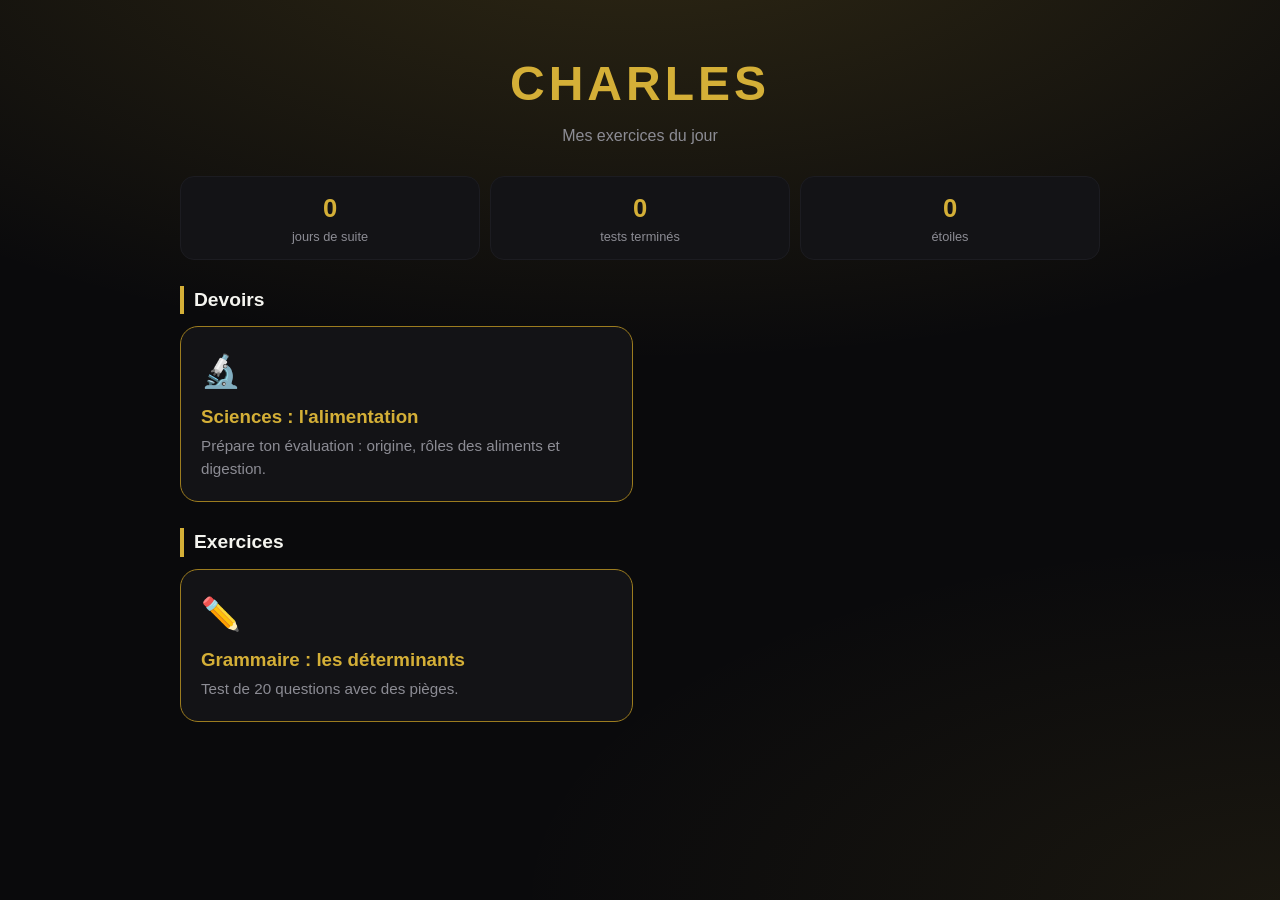
<file: index.html>
<!DOCTYPE html>
<html lang="fr">
<head>
<meta charset="UTF-8">
<meta name="viewport" content="width=device-width, initial-scale=1">
<title>Charles</title>
<link rel="stylesheet" href="style.css">
<style>
  .titre-accueil { font-size: 3rem; text-align: center; color: var(--or); letter-spacing: 4px; margin: 24px 0 4px; }
  .sous-titre { text-align: center; color: var(--gris); margin-bottom: 28px; }
  .section-titre { color: var(--blanc); font-size: 1.2rem; margin: 26px 0 12px; border-left: 4px solid var(--or); padding-left: 10px; }
  .grille { display: grid; grid-template-columns: 1fr; gap: 14px; }
  @media (min-width: 640px) { .grille { grid-template-columns: 1fr 1fr; } }
  .carte-exo { display: block; background: var(--noir-2); border: 1px solid var(--or-fonce); border-radius: 18px; padding: 20px; text-decoration: none; color: var(--blanc); transition: transform 0.15s, border-color 0.15s; }
  .carte-exo:active, .carte-exo:hover { transform: translateY(-3px); border-color: var(--or); }
  .carte-exo .icone { font-size: 2rem; }
  .carte-exo h3 { color: var(--or); margin: 8px 0 4px; }
  .carte-exo p { color: var(--gris); font-size: 0.95rem; }
  .stats { display: flex; gap: 10px; justify-content: center; margin-bottom: 10px; }
  .stat { flex: 1; background: var(--noir-2); border: 1px solid var(--noir-3); border-radius: 14px; padding: 12px; text-align: center; }
  .stat .nb { font-size: 1.6rem; color: var(--or); font-weight: 700; }
  .stat .lib { font-size: 0.8rem; color: var(--gris); }
</style>
</head>
<body>
<div class="container">

  <h1 class="titre-accueil">CHARLES</h1>
  <p class="sous-titre">Mes exercices du jour</p>

  <div class="stats">
    <div class="stat"><div class="nb" id="statSerie">0</div><div class="lib">jours de suite</div></div>
    <div class="stat"><div class="nb" id="statTests">0</div><div class="lib">tests terminés</div></div>
    <div class="stat"><div class="nb" id="statEtoiles">0</div><div class="lib">étoiles</div></div>
  </div>

  <h2 class="section-titre">Devoirs</h2>
  <div class="grille">
    <a class="carte-exo" href="sciences1.html">
      <div class="icone">🔬</div>
      <h3>Sciences : l'alimentation</h3>
      <p>Prépare ton évaluation : origine, rôles des aliments et digestion.</p>
    </a>
  </div>

  <h2 class="section-titre">Exercices</h2>
  <div class="grille">
    <a class="carte-exo" href="determinants.html">
      <div class="icone">✏️</div>
      <h3>Grammaire : les déterminants</h3>
      <p>Test de 20 questions avec des pièges.</p>
    </a>
  </div>

</div>

<script>
  try {
    var s = JSON.parse(localStorage.getItem('charles_stats')) || {};
    document.getElementById('statSerie').textContent = s.serie || 0;
    document.getElementById('statTests').textContent = s.tests || 0;
    document.getElementById('statEtoiles').textContent = s.etoiles || 0;
  } catch (e) {}
</script>
</body>
</html>
</file>
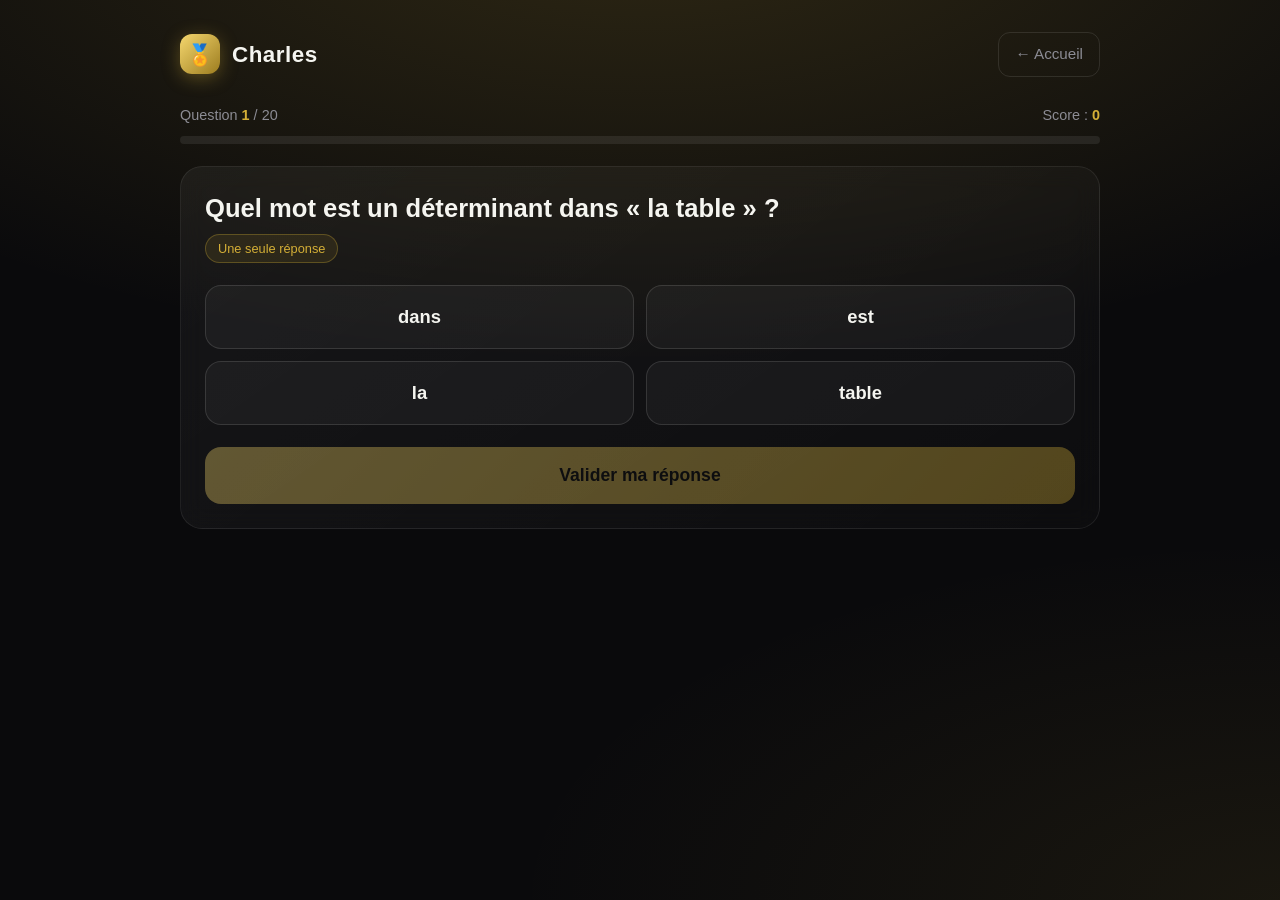
<file: determinants.html>
<!DOCTYPE html>
<html lang="fr">
<head>
<meta charset="UTF-8">
<meta name="viewport" content="width=device-width, initial-scale=1.0">
<title>Les déterminants - Charles</title>
<link rel="stylesheet" href="style.css">
<style>
  .progress-wrap { margin-bottom: 22px; }
  .progress-info { display: flex; justify-content: space-between; font-size: 0.9rem; color: var(--gris); margin-bottom: 10px; }
  .progress-info b { color: var(--or); }
  .barre { height: 8px; background: rgba(255,255,255,0.08); border-radius: 10px; overflow: hidden; }
  .barre-fill {
    height: 100%; width: 0%; border-radius: 10px;
    background: linear-gradient(90deg, var(--or-fonce), var(--or-clair));
    transition: width .5s cubic-bezier(.4,0,.2,1);
  }

  .question { font-size: clamp(1.25rem, 3.5vw, 1.6rem); font-weight: 700; line-height: 1.35; margin-bottom: 8px; }
  .consigne {
    display: inline-block; font-size: 0.8rem; color: var(--or);
    background: rgba(212,175,55,0.1); border: 1px solid rgba(212,175,55,0.3);
    padding: 4px 12px; border-radius: 20px; margin-bottom: 22px;
  }

  .reponses { display: grid; grid-template-columns: 1fr 1fr; gap: 12px; margin-bottom: 22px; }
  .rep {
    padding: 20px 14px; font-size: 1.15rem; font-weight: 600; font-family: inherit;
    color: var(--blanc); background: rgba(255,255,255,0.04);
    border: 1.5px solid rgba(255,255,255,0.12); border-radius: 16px;
    cursor: pointer; transition: all .15s; min-height: 64px;
  }
  .rep:hover { border-color: rgba(212,175,55,0.5); }
  .rep:active { transform: scale(0.97); }
  .rep.choisi {
    border-color: var(--or); background: rgba(212,175,55,0.15);
    box-shadow: 0 0 0 3px rgba(212,175,55,0.2);
  }
  .rep.juste { border-color: var(--vert); background: rgba(62,207,142,0.18); box-shadow: 0 0 0 3px rgba(62,207,142,0.2); }
  .rep.faux { border-color: var(--rouge); background: rgba(255,92,92,0.18); box-shadow: 0 0 0 3px rgba(255,92,92,0.2); }
  .rep.manque { border-color: var(--vert); border-style: dashed; background: rgba(62,207,142,0.08); }
  .rep:disabled { cursor: default; }

  .explication {
    display: none; padding: 18px; border-radius: 16px; margin-bottom: 20px;
    background: rgba(212,175,55,0.08); border-left: 4px solid var(--or);
    font-size: 1rem; animation: apparition .35s ease both;
  }
  .explication .verdict { font-weight: 800; margin-bottom: 6px; font-size: 1.1rem; }
  .explication.ok .verdict { color: var(--vert); }
  .explication.ko .verdict { color: var(--rouge); }

  /* Résultat */
  .resultat { text-align: center; padding: 10px 0; }
  .score-medaille {
    width: 150px; height: 150px; border-radius: 50%; margin: 0 auto 22px;
    display: grid; place-items: center; font-size: 4rem;
    box-shadow: 0 0 0 8px rgba(255,255,255,0.05), 0 16px 50px rgba(212,175,55,0.35);
  }
  .score-medaille.or { background: radial-gradient(circle at 30% 30%, #fff1a8, var(--or) 55%, var(--or-fonce)); }
  .score-medaille.argent { background: radial-gradient(circle at 30% 30%, #ffffff, #b8b8c0 55%, #6e6e78); }
  .score-medaille.bronze { background: radial-gradient(circle at 30% 30%, #f0c49a, #b87333 55%, #6e4219); }
  .score-medaille.entrainement { background: radial-gradient(circle at 30% 30%, #4a4a52, #2a2a30 60%, #1a1a1e); }
  .gros-score { font-size: 3rem; font-weight: 800; color: var(--or); }
  .message { font-size: 1.15rem; color: var(--gris); margin: 6px 0 14px; }
  .etoiles-gagnees { font-size: 1.6rem; margin-bottom: 26px; letter-spacing: 6px; }

  .actions { display: grid; gap: 12px; margin-top: 8px; }
  .correction { margin-top: 28px; text-align: left; }
  .correction h3 { color: var(--or); font-size: 0.85rem; text-transform: uppercase; letter-spacing: 2px; margin-bottom: 14px; }
  .corr-item { padding: 14px 16px; border-radius: 14px; margin-bottom: 10px; background: rgba(255,255,255,0.03); border-left: 4px solid var(--gris); font-size: 0.95rem; }
  .corr-item.ok { border-left-color: var(--vert); }
  .corr-item.ko { border-left-color: var(--rouge); }
  .corr-item .q { font-weight: 700; margin-bottom: 4px; }
  .corr-item .r { color: var(--gris); }
  .corr-item .r b { color: var(--vert); }

  .cache { display: none; }
  @media (max-width: 480px) { .reponses { grid-template-columns: 1fr; } .rep { min-height: 58px; } }

  /* Confettis */
  .confetti { position: fixed; top: -12px; width: 10px; height: 14px; z-index: 100; pointer-events: none; animation: chute linear forwards; }
  @keyframes chute { to { transform: translateY(105vh) rotate(720deg); opacity: 0.8; } }
</style>
</head>
<body>
<div class="container">

  <div class="topbar">
    <a href="index.html" class="logo"><div class="logo-badge">🏅</div>Charles</a>
    <a href="index.html" class="btn-retour">← Accueil</a>
  </div>

  <!-- Jeu -->
  <div id="jeu" class="apparait">
    <div class="progress-wrap">
      <div class="progress-info"><span>Question <b id="num">1</b> / <span id="total">20</span></span><span>Score : <b id="score">0</b></span></div>
      <div class="barre"><div class="barre-fill" id="barre"></div></div>
    </div>

    <div class="card">
      <div class="question" id="question"></div>
      <div class="consigne" id="consigne"></div>
      <div class="reponses" id="reponses"></div>
      <div class="explication" id="explication"></div>
      <button class="btn" id="btnValider" disabled>Valider ma réponse</button>
      <button class="btn cache" id="btnSuivant">Question suivante →</button>
    </div>
  </div>

  <!-- Résultat -->
  <div id="resultat" class="cache">
    <div class="card resultat">
      <div class="score-medaille" id="medaille"></div>
      <div class="gros-score"><span id="scoreFinal">0</span> / 20</div>
      <div class="message" id="message"></div>
      <div class="etoiles-gagnees" id="etoilesGagnees"></div>
      <div class="actions">
        <button class="btn" id="btnRecommencer">Recommencer</button>
        <button class="btn btn-secondaire" id="btnCorrection">Voir la correction détaillée</button>
        <a href="index.html" class="btn btn-secondaire" style="text-align:center;text-decoration:none">Retour à l'accueil</a>
      </div>
      <div class="correction cache" id="correction"></div>
    </div>
  </div>
</div>

<script>
var QUESTIONS = [
  // --- Faciles (1 à 5) ---
  { q: "Quel mot est un déterminant dans « la table » ?", multi: false,
    r: ["table", "la", "est", "dans"], bonnes: ["la"],
    e: "« la » est un déterminant : il accompagne le nom « table »." },

  { q: "Complète : « ___ chat dort sur le canapé. »", multi: false,
    r: ["Le", "Les", "Mes", "Ces"], bonnes: ["Le"],
    e: "« chat » est masculin singulier : on écrit « Le chat »." },

  { q: "Quel mot est un article indéfini ?", multi: false,
    r: ["le", "la", "un", "les"], bonnes: ["un"],
    e: "« un », « une » et « des » sont des articles indéfinis." },

  { q: "Dans « un petit chien », quel est le déterminant ?", multi: false,
    r: ["petit", "chien", "petit chien", "un"], bonnes: ["un"],
    e: "« petit » est un adjectif. Le déterminant, c'est « un »." },

  { q: "Trouve les déterminants possessifs.", multi: true,
    r: ["mon", "ta", "ces", "nos"], bonnes: ["mon", "ta", "nos"],
    e: "« mon », « ta » et « nos » indiquent à qui appartient quelque chose. « ces » est un déterminant démonstratif." },

  // --- Intermédiaires (6 à 12) ---
  { q: "Complète : « Regarde ___ oiseaux dans le ciel ! »", multi: false,
    r: ["ses", "ces", "mes", "tes"], bonnes: ["ces"],
    e: "« ces » sert à montrer (démonstratif). Astuce : on peut dire « ces oiseaux-là »." },

  { q: "Trouve les déterminants démonstratifs.", multi: true,
    r: ["ce", "cette", "mon", "ces", "des"], bonnes: ["ce", "cette", "ces"],
    e: "« ce », « cette », « ces » (et « cet ») servent à montrer. « mon » est possessif, « des » est un article." },

  { q: "Complète : « Léa a perdu ___ clés. » (les clés de Léa)", multi: false,
    r: ["ces", "ses", "des", "les"], bonnes: ["ses"],
    e: "« ses » = les clés de Léa (à elle). On peut remplacer par « leurs » : « Léa a perdu ses clés »." },

  { q: "Quel est l'intrus ?", multi: false,
    r: ["une", "des", "le", "mon"], bonnes: ["mon"],
    e: "« une », « des » et « le » sont des articles. « mon » est un déterminant possessif." },

  { q: "Complète : « ___ élève écoute la maîtresse. » (devant une voyelle)", multi: false,
    r: ["Le", "L'", "La", "Les"], bonnes: ["L'"],
    e: "Devant une voyelle ou un « h » muet, « le » et « la » deviennent « l' »." },

  { q: "Complète : « Tu as pris ___ crayon. » (le crayon de Tom)", multi: false,
    r: ["ton", "son", "mon", "ce"], bonnes: ["son"],
    e: "On parle de Tom (il) : c'est « son crayon »." },

  { q: "Quels mots sont au pluriel ?", multi: true,
    r: ["les", "un", "des", "ces", "cette"], bonnes: ["les", "des", "ces"],
    e: "« les », « des » et « ces » s'emploient avec des noms au pluriel. « un » et « cette » sont au singulier." },

  // --- Pièges et applications (13 à 17) ---
  { q: "Quelle phrase est correcte ?", multi: false,
    r: ["Ces enfants jouent dans ses jardin.", "Ses enfants jouent dans ces jardins.", "Ses enfants jouent dans ses jardins.", "Ces enfants jouent dans ses jardins."], bonnes: ["Ses enfants jouent dans ses jardins."],
    e: "Piège ! Les enfants et les jardins appartiennent à quelqu'un : « ses » deux fois." },

  { q: "Dans « ces vieilles chaussures », quels mots sont déterminants ?", multi: true,
    r: ["ces", "vieilles", "chaussures"], bonnes: ["ces"],
    e: "Seul « ces » est un déterminant. « vieilles » est un adjectif, « chaussures » est un nom." },

  { q: "Dans « Mon petit frère mange une pomme rouge », trouve tous les déterminants.", multi: true,
    r: ["Mon", "petit", "une", "rouge", "frère"], bonnes: ["Mon", "une"],
    e: "« Mon » (possessif) et « une » (article indéfini). « petit » et « rouge » sont des adjectifs." },

  { q: "Complète : « ___ voisins ont ramené ___ ballon. » (des voisins que tu connais, le ballon qui est le leur)", multi: false,
    r: ["Nos / son", "Ces / leur", "Les / mon", "Tes / ces"], bonnes: ["Ces / leur"],
    e: "Piège ! On montre des voisins (« ces ») et le ballon leur appartient (« leur »). Les autres propositions ne conviennent pas au sens." },

  { q: "Trouve tous les articles (définis ou indéfinis).", multi: true,
    r: ["ses", "des", "l'", "cet", "une", "les"], bonnes: ["des", "l'", "une", "les"],
    e: "Articles : « des », « l' », « une », « les ». « ses » est possessif et « cet » est démonstratif." },

  // --- Défis (18 à 20) ---
  { q: "Quel mot peut être un déterminant ET un pronom selon la phrase ? Dans « Je prends le ballon », que vaut « le » ?", multi: false,
    r: ["Un nom", "Un adjectif", "Un déterminant", "Un verbe"], bonnes: ["Un déterminant"],
    e: "Ici « le » accompagne le nom « ballon » : c'est un déterminant (article défini)." },

  { q: "Dans « Cet été, mes cousines viennent chez nous », trouve tous les déterminants.", multi: true,
    r: ["Cet", "été", "mes", "cousines", "nous"], bonnes: ["Cet", "mes"],
    e: "« Cet » (démonstratif, devant une voyelle) et « mes » (possessif). « nous » est un pronom." },

  { q: "Complète : « ___ histoires de dinosaures me passionnent. » Plusieurs réponses possibles !", multi: true,
    r: ["Les", "Ces", "Des", "Mes", "Cette"], bonnes: ["Les", "Ces", "Des", "Mes"],
    e: "Tous ces déterminants vont avec un pluriel : « Les », « Ces », « Des », « Mes ». « Cette » est au singulier." }
];

var courant = 0, score = 0, choix = [], valide = false, ordre = [], historique = [];

function melanger(t) {
  var a = t.slice();
  for (var i = a.length - 1; i > 0; i--) {
    var j = Math.floor(Math.random() * (i + 1));
    var x = a[i]; a[i] = a[j]; a[j] = x;
  }
  return a;
}

function demarrer() {
  courant = 0; score = 0; historique = [];
  ordre = QUESTIONS.map(function(_, i) { return i; });
  document.getElementById('jeu').classList.remove('cache');
  document.getElementById('resultat').classList.add('cache');
  document.getElementById('correction').classList.add('cache');
  document.getElementById('total').textContent = QUESTIONS.length;
  afficher();
}

function afficher() {
  var Q = QUESTIONS[ordre[courant]];
  choix = []; valide = false;
  document.getElementById('num').textContent = courant + 1;
  document.getElementById('score').textContent = score;
  document.getElementById('barre').style.width = (courant / QUESTIONS.length * 100) + '%';
  document.getElementById('question').textContent = Q.q;
  document.getElementById('consigne').textContent = Q.multi ? 'Plusieurs réponses possibles' : 'Une seule réponse';
  var ex = document.getElementById('explication'); ex.style.display = 'none'; ex.className = 'explication';
  document.getElementById('btnValider').classList.remove('cache');
  document.getElementById('btnValider').disabled = true;
  document.getElementById('btnSuivant').classList.add('cache');

  var zone = document.getElementById('reponses'); zone.innerHTML = '';
  melanger(Q.r).forEach(function(texte) {
    var b = document.createElement('button');
    b.className = 'rep'; b.textContent = texte;
    b.onclick = function() { choisir(b, texte, Q); };
    zone.appendChild(b);
  });
  var carte = document.querySelector('#jeu .card');
  carte.classList.remove('apparait'); void carte.offsetWidth; carte.classList.add('apparait');
}

function choisir(btn, texte, Q) {
  if (valide) return;
  var idx = choix.indexOf(texte);
  if (Q.multi) {
    if (idx >= 0) { choix.splice(idx, 1); btn.classList.remove('choisi'); }
    else { choix.push(texte); btn.classList.add('choisi'); }
  } else {
    document.querySelectorAll('.rep').forEach(function(x) { x.classList.remove('choisi'); });
    if (idx >= 0) { choix = []; }
    else { choix = [texte]; btn.classList.add('choisi'); }
  }
  document.getElementById('btnValider').disabled = choix.length === 0;
}

function valider() {
  if (valide) return;
  valide = true;
  var Q = QUESTIONS[ordre[courant]];
  var toutBon = choix.length === Q.bonnes.length && choix.every(function(c) { return Q.bonnes.indexOf(c) >= 0; });

  document.querySelectorAll('.rep').forEach(function(b) {
    var t = b.textContent;
    var estBonne = Q.bonnes.indexOf(t) >= 0, estChoisi = choix.indexOf(t) >= 0;
    b.classList.remove('choisi'); b.disabled = true;
    if (estBonne && estChoisi) b.classList.add('juste');
    else if (!estBonne && estChoisi) b.classList.add('faux');
    else if (estBonne && !estChoisi) b.classList.add('manque');
  });

  if (toutBon) score++;
  document.getElementById('score').textContent = score;
  historique.push({ q: Q.q, ok: toutBon, bonnes: Q.bonnes, choix: choix.slice() });

  var ex = document.getElementById('explication');
  ex.className = 'explication ' + (toutBon ? 'ok' : 'ko');
  ex.innerHTML = '<div class="verdict">' + (toutBon ? '✓ Bravo, bonne réponse !' : '✗ Pas tout à fait…') + '</div>' + Q.e;
  ex.style.display = 'block';

  document.getElementById('btnValider').classList.add('cache');
  var s = document.getElementById('btnSuivant');
  s.classList.remove('cache');
  s.textContent = courant === QUESTIONS.length - 1 ? 'Voir mon résultat 🏆' : 'Question suivante →';
  document.getElementById('barre').style.width = ((courant + 1) / QUESTIONS.length * 100) + '%';
}

function suivante() {
  courant++;
  if (courant >= QUESTIONS.length) { fin(); } else { afficher(); }
}

function fin() {
  document.getElementById('jeu').classList.add('cache');
  var r = document.getElementById('resultat'); r.classList.remove('cache');
  r.classList.remove('apparait'); void r.offsetWidth; r.classList.add('apparait');
  document.getElementById('scoreFinal').textContent = score;

  var med = document.getElementById('medaille'), msg = document.getElementById('message'), nbEtoiles, emoji;
  if (score >= 18) { med.className = 'score-medaille or'; emoji = '🥇'; msg.textContent = "Médaille d'or ! Tu es un vrai champion !"; nbEtoiles = 3; }
  else if (score >= 14) { med.className = 'score-medaille argent'; emoji = '🥈'; msg.textContent = "Médaille d'argent ! Très belle performance !"; nbEtoiles = 2; }
  else if (score >= 10) { med.className = 'score-medaille bronze'; emoji = '🥉'; msg.textContent = "Médaille de bronze ! Continue, tu progresses !"; nbEtoiles = 1; }
  else { med.className = 'score-medaille entrainement'; emoji = '💪'; msg.textContent = "Encore un petit entraînement et tu y es !"; nbEtoiles = 0; }
  med.textContent = emoji;
  var e = ''; for (var i = 0; i < 3; i++) e += i < nbEtoiles ? '⭐' : '☆';
  document.getElementById('etoilesGagnees').textContent = e;

  if (score >= 14) confettis();
  sauvegarder(nbEtoiles);

  var html = '<h3>Correction détaillée</h3>';
  historique.forEach(function(h, i) {
    html += '<div class="corr-item ' + (h.ok ? 'ok' : 'ko') + '"><div class="q">' + (i + 1) + '. ' + h.q + '</div>' +
            '<div class="r">' + (h.ok ? 'Bien joué !' : 'Bonne réponse : <b>' + h.bonnes.join(' · ') + '</b>') + '</div></div>';
  });
  document.getElementById('correction').innerHTML = html;
}

function sauvegarder(nbEtoiles) {
  var d = JSON.parse(localStorage.getItem('charlesData') || '{}');
  d.tests = (d.tests || 0) + 1;
  d.etoiles = (d.etoiles || 0) + nbEtoiles;
  d.meilleurs = d.meilleurs || {};
  if (d.meilleurs.determinants === undefined || score > d.meilleurs.determinants) d.meilleurs.determinants = score;

  var auj = new Date(); auj.setHours(0,0,0,0);
  if (d.dernierJour) {
    var dernier = new Date(d.dernierJour); dernier.setHours(0,0,0,0);
    var ecart = Math.round((auj - dernier) / 86400000);
    if (ecart === 1) d.serie = (d.serie || 0) + 1;
    else if (ecart > 1) d.serie = 1;
    else d.serie = d.serie || 1;
  } else { d.serie = 1; }
  d.dernierJour = auj.getTime();
  localStorage.setItem('charlesData', JSON.stringify(d));
}

function confettis() {
  var couleurs = ['#d4af37', '#f5d76e', '#ffffff', '#9c7c1f'];
  for (var i = 0; i < 70; i++) {
    var c = document.createElement('div'); c.className = 'confetti';
    c.style.left = Math.random() * 100 + 'vw';
    c.style.background = couleurs[Math.floor(Math.random() * couleurs.length)];
    c.style.animationDuration = (2 + Math.random() * 2.5) + 's';
    c.style.animationDelay = (Math.random() * 0.8) + 's';
    document.body.appendChild(c);
    setTimeout(function(el) { el.remove(); }.bind(null, c), 5500);
  }
}

document.getElementById('btnValider').onclick = valider;
document.getElementById('btnSuivant').onclick = suivante;
document.getElementById('btnRecommencer').onclick = demarrer;
document.getElementById('btnCorrection').onclick = function() {
  var c = document.getElementById('correction');
  c.classList.toggle('cache');
  if (!c.classList.contains('cache')) c.scrollIntoView({ behavior: 'smooth' });
};

demarrer();
</script>
</body>
</html>
</file>
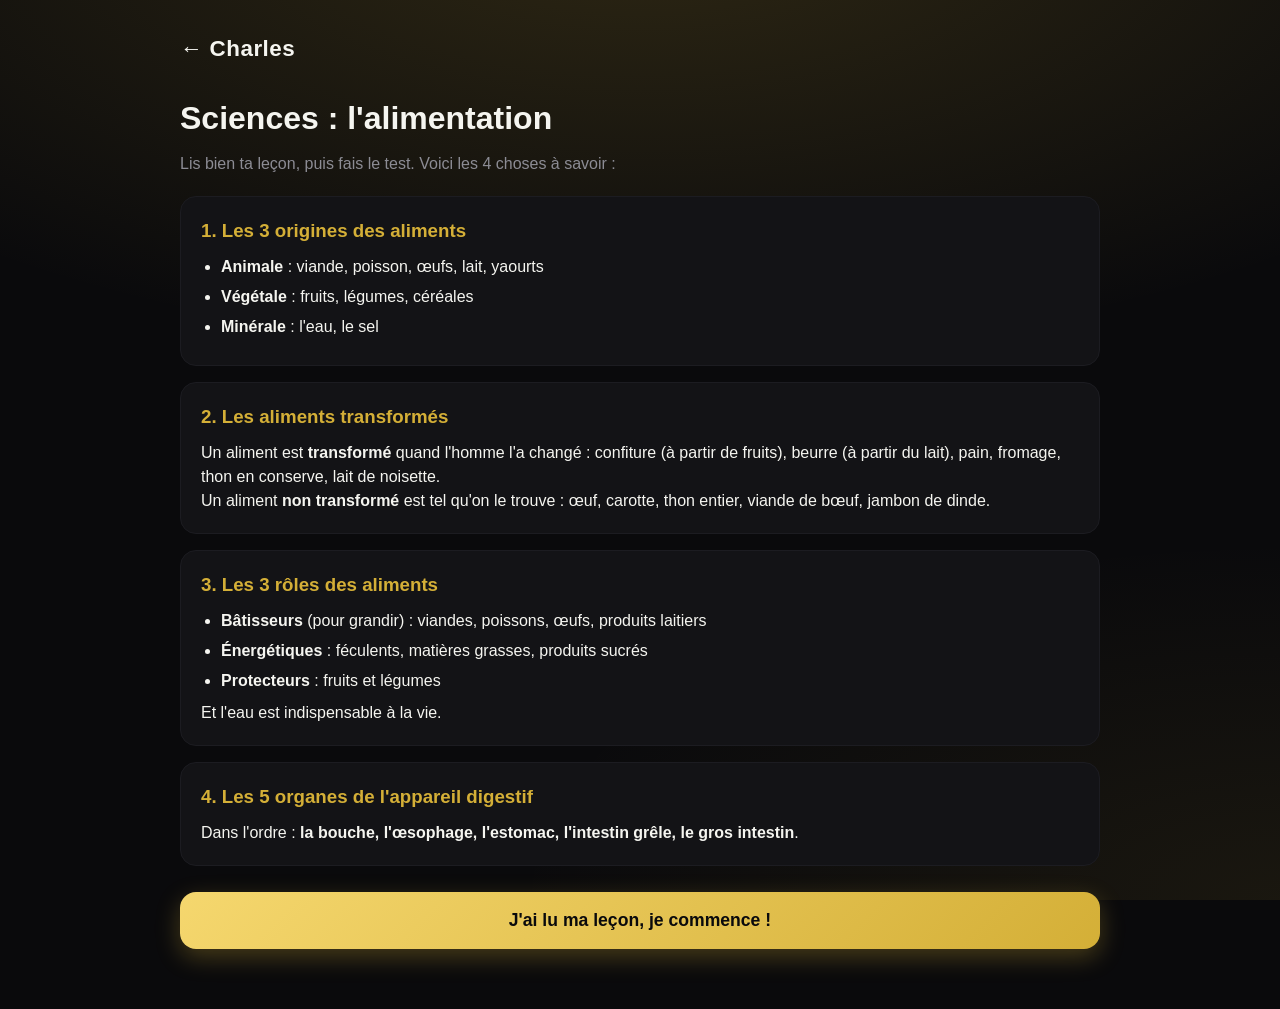
<file: sciences1.html>
<!DOCTYPE html>
<html lang="fr">
<head>
<meta charset="UTF-8">
<meta name="viewport" content="width=device-width, initial-scale=1">
<title>Sciences : L'alimentation</title>
<link rel="stylesheet" href="style.css">
<style>
  .lecon-bloc { background: var(--noir-2); border: 1px solid var(--noir-3); border-radius: 16px; padding: 20px; margin-bottom: 16px; }
  .lecon-bloc h3 { color: var(--or); margin-bottom: 10px; }
  .lecon-bloc ul { padding-left: 20px; }
  .lecon-bloc li { margin: 6px 0; }
  .revoir { color: var(--or-clair); font-size: 0.95em; }
  .a-revoir { background: var(--noir-2); border: 1px solid var(--or-fonce); border-radius: 16px; padding: 18px; margin: 20px 0; text-align: left; }
  .a-revoir h3 { color: var(--or); margin-bottom: 10px; }
  .a-revoir ul { padding-left: 20px; }
  .parfait { color: var(--vert); font-weight: 700; text-align: center; }
  .cache { display: none !important; }
</style>
</head>
<body>
<div class="container">
  <div class="topbar"><a class="logo" href="index.html">← Charles</a></div>

  <div id="lecon">
    <h1>Sciences : l'alimentation</h1>
    <p style="margin:10px 0 20px;color:var(--gris)">Lis bien ta leçon, puis fais le test. Voici les 4 choses à savoir :</p>

    <div class="lecon-bloc"><h3>1. Les 3 origines des aliments</h3>
      <ul><li><b>Animale</b> : viande, poisson, œufs, lait, yaourts</li>
      <li><b>Végétale</b> : fruits, légumes, céréales</li>
      <li><b>Minérale</b> : l'eau, le sel</li></ul></div>

    <div class="lecon-bloc"><h3>2. Les aliments transformés</h3>
      <p>Un aliment est <b>transformé</b> quand l'homme l'a changé : confiture (à partir de fruits), beurre (à partir du lait), pain, fromage, thon en conserve, lait de noisette.<br>Un aliment <b>non transformé</b> est tel qu'on le trouve : œuf, carotte, thon entier, viande de bœuf, jambon de dinde.</p></div>

    <div class="lecon-bloc"><h3>3. Les 3 rôles des aliments</h3>
      <ul><li><b>Bâtisseurs</b> (pour grandir) : viandes, poissons, œufs, produits laitiers</li>
      <li><b>Énergétiques</b> : féculents, matières grasses, produits sucrés</li>
      <li><b>Protecteurs</b> : fruits et légumes</li></ul>
      <p style="margin-top:8px">Et l'eau est indispensable à la vie.</p></div>

    <div class="lecon-bloc"><h3>4. Les 5 organes de l'appareil digestif</h3>
      <p>Dans l'ordre : <b>la bouche, l'œsophage, l'estomac, l'intestin grêle, le gros intestin</b>.</p></div>

    <button class="btn" id="btnCommencer" style="margin-top:10px">J'ai lu ma leçon, je commence !</button>
  </div>

  <div id="quiz" class="cache">
    <div class="progress"><div class="progress-bar" id="barre"></div></div>
    <p id="compteur" style="color:var(--gris);margin:8px 0"></p>

    <div id="jeu">
      <h2 id="question" style="margin:10px 0"></h2>
      <p id="consigne" style="color:var(--or);margin-bottom:14px"></p>
      <div id="options"></div>
      <div id="explication" class="explication cache"></div>
      <button class="btn" id="btnValider" disabled>Valider ma réponse</button>
      <button class="btn cache" id="btnSuivant">Question suivante</button>
    </div>

    <div id="fin" class="cache" style="text-align:center">
      <div id="medaille" style="font-size:4rem"></div>
      <h2 id="score" style="font-size:2.4rem;color:var(--or)"></h2>
      <p id="message" style="margin:8px 0 14px"></p>
      <div id="aRevoir" class="a-revoir"></div>
      <button class="btn" id="btnRecommencer">Recommencer</button>
      <a class="btn" href="index.html" style="display:block;margin-top:10px;text-align:center;text-decoration:none">Retour à l'accueil</a>
    </div>
  </div>
</div>

<script src="sciences1-data.js"></script>
<script>
document.getElementById('btnCommencer').onclick = function () {
  document.getElementById('lecon').classList.add('cache');
  document.getElementById('quiz').classList.remove('cache');
  var s = document.createElement('script');
  s.src = 'quiz.js';
  document.body.appendChild(s);
};
</script>
</body>
</html>
</file>
<file: style.css>
:root {
  --noir: #0a0a0c;
  --noir-2: #131316;
  --noir-3: #1c1c21;
  --or: #d4af37;
  --or-clair: #f5d76e;
  --or-fonce: #9c7c1f;
  --blanc: #f5f5f0;
  --gris: #8c8c94;
  --vert: #3ecf8e;
  --rouge: #ff5c5c;
}

* { box-sizing: border-box; margin: 0; padding: 0; -webkit-tap-highlight-color: transparent; }

html { scroll-behavior: smooth; }

body {
  font-family: -apple-system, BlinkMacSystemFont, "Segoe UI", Roboto, "Helvetica Neue", sans-serif;
  background: var(--noir);
  background-image:
    radial-gradient(ellipse 80% 50% at 50% -10%, rgba(212,175,55,0.18), transparent),
    radial-gradient(ellipse 60% 40% at 100% 100%, rgba(212,175,55,0.08), transparent);
  background-attachment: fixed;
  color: var(--blanc);
  min-height: 100vh;
  line-height: 1.5;
}

.container { max-width: 960px; margin: 0 auto; padding: 24px 20px 60px; }

/* ---------- En-tête ---------- */
.topbar {
  display: flex; align-items: center; justify-content: space-between;
  padding: 8px 0 28px;
}
.logo {
  display: flex; align-items: center; gap: 12px;
  text-decoration: none; color: var(--blanc);
  font-weight: 800; font-size: 1.4rem; letter-spacing: 0.5px;
}
.logo-badge {
  width: 40px; height: 40px; border-radius: 12px;
  background: linear-gradient(135deg, var(--or-clair), var(--or-fonce));
  display: grid; place-items: center; font-size: 1.3rem; color: var(--noir);
  box-shadow: 0 4px 18px rgba(212,175,55,0.35);
}
.btn-retour {
  text-decoration: none; color: var(--gris); font-size: 0.95rem;
  padding: 10px 16px; border-radius: 12px;
  border: 1px solid rgba(255,255,255,0.1);
  transition: all .2s;
}
.btn-retour:hover { color: var(--or); border-color: var(--or); }

/* ---------- Cartes ---------- */
.card {
  background: linear-gradient(145deg, rgba(255,255,255,0.05), rgba(255,255,255,0.015));
  border: 1px solid rgba(255,255,255,0.08);
  border-radius: 22px;
  padding: 24px;
  backdrop-filter: blur(12px);
  -webkit-backdrop-filter: blur(12px);
}

/* ---------- Boutons ---------- */
.btn {
  display: inline-block; width: 100%;
  padding: 18px 24px; border: none; border-radius: 16px;
  font-size: 1.1rem; font-weight: 700; cursor: pointer;
  background: linear-gradient(135deg, var(--or-clair), var(--or));
  color: var(--noir);
  box-shadow: 0 8px 24px rgba(212,175,55,0.3);
  transition: transform .15s, box-shadow .15s, opacity .2s;
  font-family: inherit;
}
.btn:hover { transform: translateY(-2px); box-shadow: 0 12px 30px rgba(212,175,55,0.45); }
.btn:active { transform: scale(0.98); }
.btn:disabled { opacity: 0.35; cursor: not-allowed; transform: none; box-shadow: none; }
.btn-secondaire {
  background: transparent; color: var(--or);
  border: 1.5px solid var(--or); box-shadow: none;
}
.btn-secondaire:hover { background: rgba(212,175,55,0.1); box-shadow: none; }

/* ---------- Animations ---------- */
@keyframes apparition {
  from { opacity: 0; transform: translateY(18px); }
  to { opacity: 1; transform: translateY(0); }
}
.apparait { animation: apparition .5s ease both; }

@media (max-width: 600px) {
  .container { padding: 16px 14px 48px; }
}
</file>
